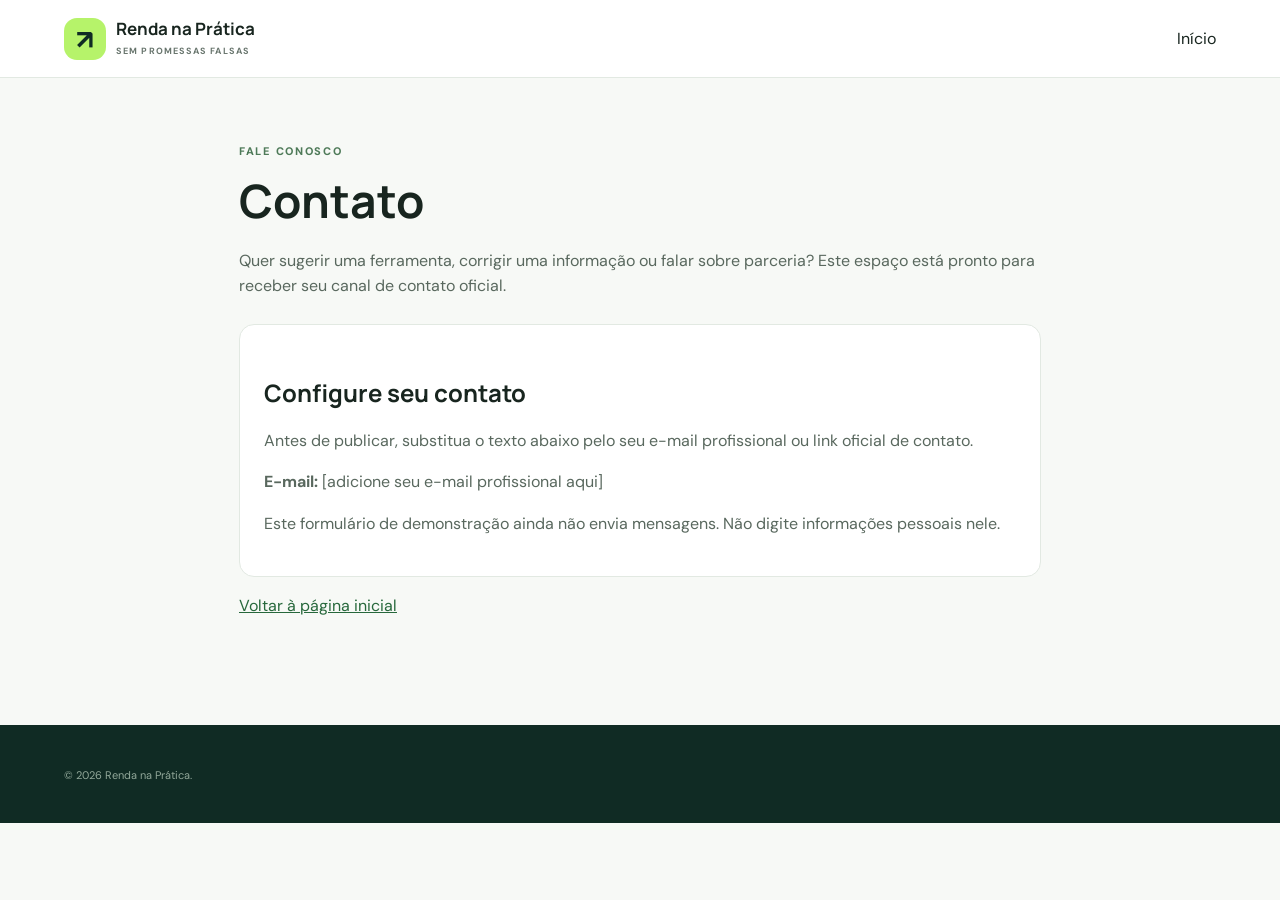
<file: contato.html>
<!doctype html>
<html lang="pt-BR"><head><meta charset="utf-8"><meta name="viewport" content="width=device-width,initial-scale=1"><title>Contato | Renda na Prática</title><link rel="stylesheet" href="style.css"></head><body><header class="site-header"><a class="brand" href="index.html"><span class="brand-icon">↗</span><span><strong>Renda na Prática</strong><small>SEM PROMESSAS FALSAS</small></span></a><a href="index.html">Início</a></header><main class="content-page"><span class="eyebrow">FALE CONOSCO</span><h1>Contato</h1><p>Quer sugerir uma ferramenta, corrigir uma informação ou falar sobre parceria? Este espaço está pronto para receber seu canal de contato oficial.</p><div class="contact-card"><h2>Configure seu contato</h2><p>Antes de publicar, substitua o texto abaixo pelo seu e-mail profissional ou link oficial de contato.</p><p><strong>E-mail:</strong> <span>[adicione seu e-mail profissional aqui]</span></p><p>Este formulário de demonstração ainda não envia mensagens. Não digite informações pessoais nele.</p></div><p><a href="index.html">Voltar à página inicial</a></p></main><footer class="site-footer"><small>© <span id="year"></span> Renda na Prática.</small></footer><script src="script.js"></script></body></html>
</file>
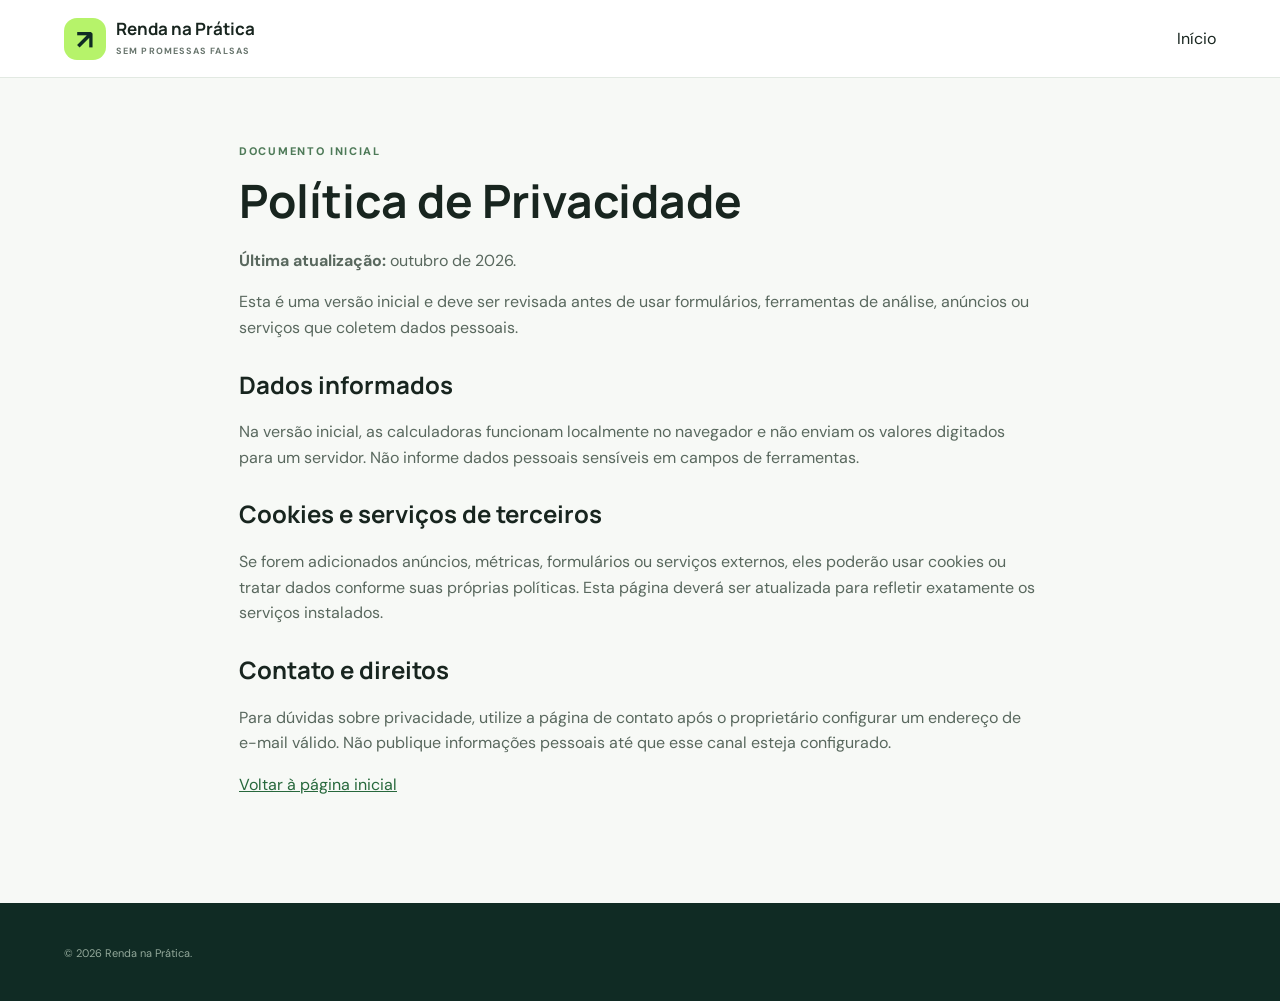
<file: privacidade.html>
<!doctype html>
<html lang="pt-BR"><head><meta charset="utf-8"><meta name="viewport" content="width=device-width,initial-scale=1"><title>Política de Privacidade | Renda na Prática</title><link rel="stylesheet" href="style.css"></head><body><header class="site-header"><a class="brand" href="index.html"><span class="brand-icon">↗</span><span><strong>Renda na Prática</strong><small>SEM PROMESSAS FALSAS</small></span></a><a href="index.html">Início</a></header><main class="content-page"><span class="eyebrow">DOCUMENTO INICIAL</span><h1>Política de Privacidade</h1><p><strong>Última atualização:</strong> outubro de 2026.</p><p>Esta é uma versão inicial e deve ser revisada antes de usar formulários, ferramentas de análise, anúncios ou serviços que coletem dados pessoais.</p><h2>Dados informados</h2><p>Na versão inicial, as calculadoras funcionam localmente no navegador e não enviam os valores digitados para um servidor. Não informe dados pessoais sensíveis em campos de ferramentas.</p><h2>Cookies e serviços de terceiros</h2><p>Se forem adicionados anúncios, métricas, formulários ou serviços externos, eles poderão usar cookies ou tratar dados conforme suas próprias políticas. Esta página deverá ser atualizada para refletir exatamente os serviços instalados.</p><h2>Contato e direitos</h2><p>Para dúvidas sobre privacidade, utilize a página de contato após o proprietário configurar um endereço de e-mail válido. Não publique informações pessoais até que esse canal esteja configurado.</p><p><a href="index.html">Voltar à página inicial</a></p></main><footer class="site-footer"><small>© <span id="year"></span> Renda na Prática.</small></footer><script src="script.js"></script></body></html>
</file>
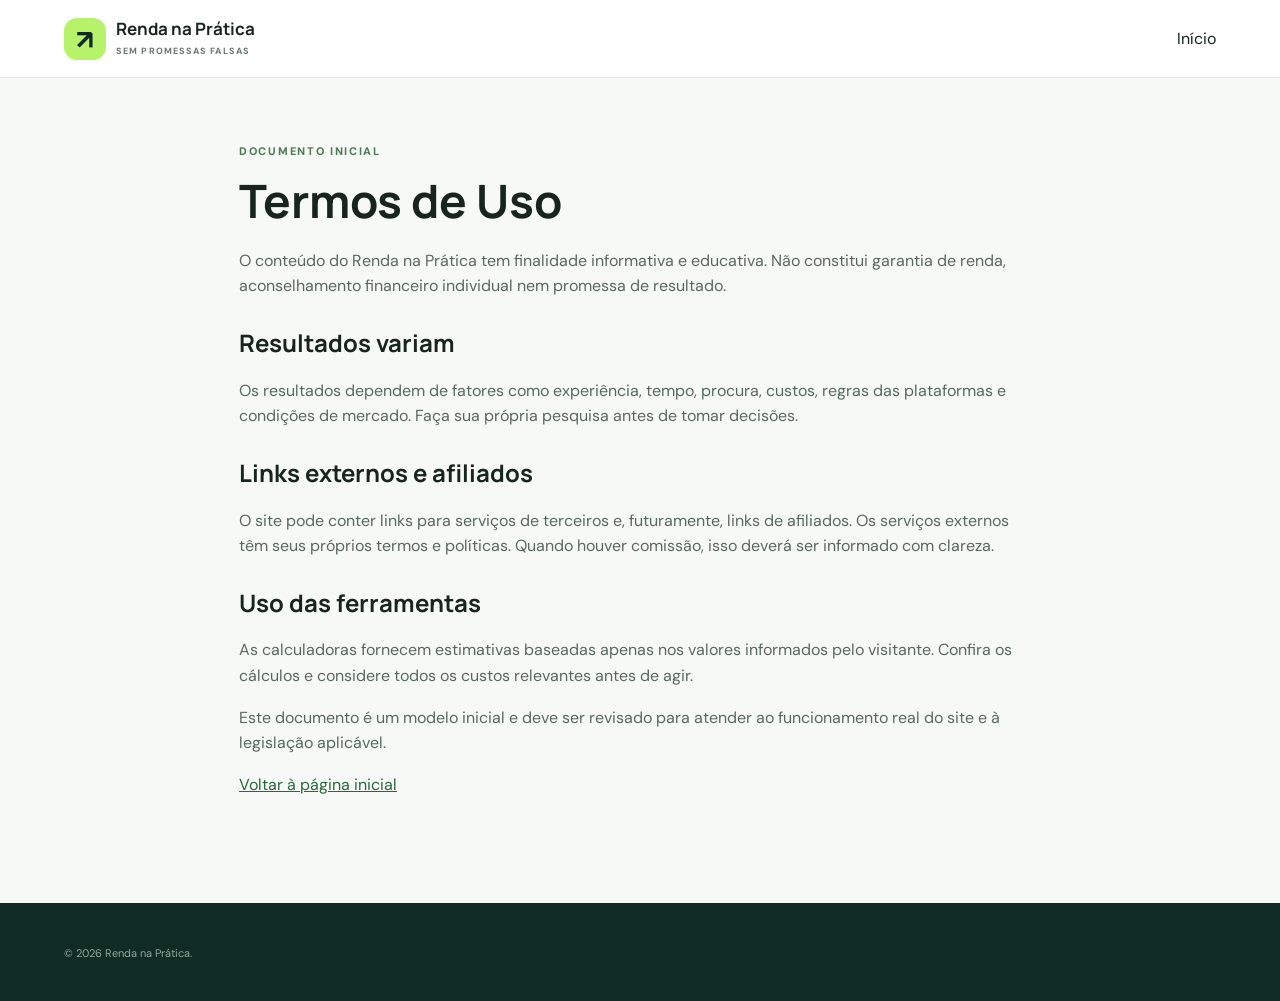
<file: termos.html>
<!doctype html>
<html lang="pt-BR"><head><meta charset="utf-8"><meta name="viewport" content="width=device-width,initial-scale=1"><title>Termos de Uso | Renda na Prática</title><link rel="stylesheet" href="style.css"></head><body><header class="site-header"><a class="brand" href="index.html"><span class="brand-icon">↗</span><span><strong>Renda na Prática</strong><small>SEM PROMESSAS FALSAS</small></span></a><a href="index.html">Início</a></header><main class="content-page"><span class="eyebrow">DOCUMENTO INICIAL</span><h1>Termos de Uso</h1><p>O conteúdo do Renda na Prática tem finalidade informativa e educativa. Não constitui garantia de renda, aconselhamento financeiro individual nem promessa de resultado.</p><h2>Resultados variam</h2><p>Os resultados dependem de fatores como experiência, tempo, procura, custos, regras das plataformas e condições de mercado. Faça sua própria pesquisa antes de tomar decisões.</p><h2>Links externos e afiliados</h2><p>O site pode conter links para serviços de terceiros e, futuramente, links de afiliados. Os serviços externos têm seus próprios termos e políticas. Quando houver comissão, isso deverá ser informado com clareza.</p><h2>Uso das ferramentas</h2><p>As calculadoras fornecem estimativas baseadas apenas nos valores informados pelo visitante. Confira os cálculos e considere todos os custos relevantes antes de agir.</p><p>Este documento é um modelo inicial e deve ser revisado para atender ao funcionamento real do site e à legislação aplicável.</p><p><a href="index.html">Voltar à página inicial</a></p></main><footer class="site-footer"><small>© <span id="year"></span> Renda na Prática.</small></footer><script src="script.js"></script></body></html>
</file>
<file: style.css>
@import url('https://fonts.googleapis.com/css2?family=DM+Sans:wght@400;500;600;700&family=Manrope:wght@400;500;600;700;800&display=swap');
:root{--green:#102b24;--green2:#1c4435;--lime:#b6f36a;--ink:#18251f;--muted:#68756d;--paper:#f7f9f6;--line:#e2e9e2;--white:#fff;--yellow:#f6c85f;--blue:#dcecff;--shadow:0 12px 35px rgba(16,43,36,.07)}
*{box-sizing:border-box}html{scroll-behavior:smooth;scroll-padding-top:90px}body{margin:0;background:var(--paper);color:var(--ink);font-family:"DM Sans",Arial,sans-serif;line-height:1.6}a{color:inherit;text-decoration:none}button,input{font:inherit}.site-header{height:78px;background:rgba(255,255,255,.96);border-bottom:1px solid var(--line);display:flex;align-items:center;justify-content:space-between;padding:0 max(5vw,20px);position:sticky;top:0;z-index:20;backdrop-filter:blur(10px)}.brand{display:flex;align-items:center;gap:10px}.brand-icon{width:42px;height:42px;background:var(--lime);color:var(--green);display:grid;place-items:center;border-radius:13px;font-size:27px;font-weight:800}.brand strong{display:block;font-family:Manrope,sans-serif;font-size:17px;line-height:1.2}.brand small{display:block;color:var(--muted);font-size:9px;letter-spacing:1.1px;font-weight:700;margin-top:4px}.site-header nav{display:flex;align-items:center;gap:28px;font-size:14px;font-weight:600}.site-header nav a:hover,.footer-links a:hover{color:#39724f}.menu-toggle{display:none;border:0;background:transparent;font-size:27px;color:var(--green)}.hero{background:var(--green);color:white;padding:82px 20px 72px;text-align:center;position:relative;overflow:hidden}.hero:before,.hero:after{content:"";position:absolute;border:1px solid rgba(182,243,106,.12);border-radius:50%;width:420px;height:420px;pointer-events:none}.hero:before{left:-250px;top:-240px}.hero:after{right:-250px;bottom:-300px}.eyebrow{font-size:11px;letter-spacing:1.7px;font-weight:800;color:#4e7a58;display:block}.hero .eyebrow{color:var(--lime)}h1,h2,h3{font-family:Manrope,"DM Sans",sans-serif;line-height:1.2;margin-top:0}.hero h1{font-size:clamp(34px,5vw,57px);letter-spacing:-1.8px;max-width:760px;margin:17px auto}.hero h1 span{color:var(--lime)}.hero>p{color:#d5e3da;max-width:590px;margin:0 auto 27px;font-size:17px}.search-bar{display:flex;align-items:center;gap:12px;max-width:620px;margin:0 auto;background:white;padding:7px 8px 7px 18px;border-radius:13px;box-shadow:0 15px 40px #0002;position:relative;z-index:1}.search-bar>span{font-size:25px;color:#718076}.search-bar input{min-width:0;flex:1;border:0;outline:0;color:var(--ink);padding:11px 0}.search-bar button,.primary-button{background:var(--lime);border:0;border-radius:9px;padding:12px 18px;font-weight:800;color:var(--green);cursor:pointer}.trust-line{margin-top:18px;color:#d5e3da;font-size:12px}.trust-line span{color:var(--lime);font-weight:bold}.section{max-width:1120px;margin:0 auto;padding:72px 24px}.section-heading{display:flex;justify-content:space-between;align-items:end;gap:25px;margin-bottom:28px}.section-heading h2{font-size:clamp(25px,3vw,34px);letter-spacing:-.8px;margin:7px 0 0}.section-heading>p{max-width:360px;margin:0;color:var(--muted);font-size:14px}.tool-grid,.article-grid{display:grid;grid-template-columns:repeat(3,minmax(0,1fr));gap:18px}.tool-card,.article-card,.calculator-card{background:white;border:1px solid var(--line);border-radius:17px;padding:25px;box-shadow:var(--shadow)}.tool-card{transition:transform .2s,box-shadow .2s}.tool-card:hover{transform:translateY(-3px);box-shadow:0 18px 40px #102b2412}.tool-icon{width:47px;height:47px;border-radius:14px;display:grid;place-items:center;font-size:25px;font-weight:bold;margin-bottom:19px}.tool-icon.green{background:#e3f8d2;color:#32622f}.tool-icon.yellow{background:#fff3cf;color:#8e6b08}.tool-icon.blue{background:var(--blue);color:#285a94}.tool-card h3,.article-card h3,.recommendation h3{font-size:18px;margin-bottom:8px}.tool-card p,.article-card p,.recommendation p{color:var(--muted);font-size:14px;margin:0 0 18px}.text-button{display:inline-flex;gap:9px;align-items:center;border:0;background:none;padding:0;color:#326442;font-weight:800;cursor:pointer;font-size:14px}.text-button span{font-size:18px}.calculator-section{padding-top:25px}.calculator-card{max-width:760px;margin:auto}.form-grid{display:grid;grid-template-columns:1fr 1fr;gap:18px}.form-grid label{display:grid;gap:8px;font-weight:700;font-size:13px}.form-grid input{border:1px solid #dbe3db;border-radius:9px;padding:13px 14px;width:100%;outline-color:#6caa60;background:#fff}.primary-button{margin-top:20px;background:var(--green);color:#fff;padding:13px 20px}.result-panel{margin-top:20px;padding:20px;background:#eff8e9;border-radius:12px;display:flex;flex-direction:column;gap:3px}.result-panel span,.result-panel small{font-size:12px;color:#5d725f}.result-panel strong{font-size:30px;font-family:Manrope,sans-serif;color:var(--green)}.fine-print{font-size:11px;color:#7d887f;margin:14px 0 0}.tag{font-size:10px;font-weight:800;letter-spacing:1px;color:#477451;display:inline-block;background:#edf7e8;padding:6px 9px;border-radius:5px;margin-bottom:15px}.article-card{padding:24px}.article-card p{margin-bottom:13px}.article-card .article-note{font-size:12px;border-top:1px solid var(--line);padding-top:12px;margin:0}.recommended-section{padding-top:20px}.affiliate-notice{background:#fff7df;border:1px solid #f0dfaa;color:#625329;border-radius:12px;padding:15px 17px;font-size:13px;margin-bottom:18px}.recommendation-list{display:grid;gap:12px}.recommendation{display:flex;align-items:center;justify-content:space-between;gap:20px;background:#fff;border:1px solid var(--line);border-radius:14px;padding:20px}.recommendation h3{margin:0 0 5px}.recommendation p{margin:0}.outline-button{white-space:nowrap;border:1px solid #cbd8cb;border-radius:9px;padding:10px 13px;font-size:12px;font-weight:800;color:var(--green)}.outline-button:hover{background:#edf7e8}.cta-section{background:#e9f4e4;max-width:1072px;margin:0 auto 70px;padding:35px 38px;border-radius:20px;display:flex;align-items:center;justify-content:space-between;gap:30px}.cta-section h2{font-size:clamp(23px,3vw,31px);margin:8px 0}.cta-section p{color:#5d6e61;max-width:620px;margin:0}.light-button{background:var(--green);color:white;border-radius:9px;padding:13px 18px;font-weight:800;white-space:nowrap}.site-footer{padding:36px max(5vw,20px);background:#102b24;color:#d4e0d8}.footer-brand{color:white}.footer-brand .brand-icon{background:var(--lime)}.footer-brand small{color:#b4c6ba}.site-footer>p{font-size:12px;color:#b4c6ba;max-width:520px;margin:18px 0}.footer-links{display:flex;gap:18px;flex-wrap:wrap;font-size:12px;margin:20px 0}.site-footer>small{color:#92a89a;font-size:11px}.hidden{display:none!important}.no-results{text-align:center;padding:50px 20px}.no-results p{color:var(--muted)}.content-page{max-width:850px;margin:0 auto;padding:65px 24px 90px;min-height:65vh}.content-page h1{font-size:clamp(32px,5vw,46px);margin:12px 0 20px}.content-page h2{margin-top:30px}.content-page p,.content-page li{color:#59685e}.content-page a{color:#27683c;text-decoration:underline}.contact-card{background:white;border:1px solid var(--line);border-radius:15px;padding:24px;margin-top:25px}.contact-card input,.contact-card textarea{display:block;width:100%;padding:12px;border:1px solid var(--line);border-radius:8px;margin:7px 0 15px}.contact-card button{cursor:pointer}@media(max-width:760px){.site-header{height:70px}.menu-toggle{display:block}.site-header nav{display:none;position:absolute;top:69px;left:0;right:0;background:#fff;border-bottom:1px solid var(--line);padding:18px 24px 22px;flex-direction:column;align-items:flex-start;gap:18px}.site-header nav.open{display:flex}.hero{padding:65px 20px 55px}.hero h1{letter-spacing:-1.2px}.hero>p{font-size:15px}.search-bar{gap:8px;padding-left:12px}.search-bar button{padding:11px 12px;font-size:12px}.section{padding:52px 20px}.section-heading{display:block}.section-heading>p{margin-top:12px}.tool-grid,.article-grid{grid-template-columns:1fr}.tool-card,.article-card{padding:22px}.form-grid{grid-template-columns:1fr}.calculator-card{padding:20px}.recommendation{align-items:flex-start;flex-direction:column}.outline-button{align-self:flex-start}.cta-section{margin:0 15px 45px;padding:26px 22px;align-items:flex-start;flex-direction:column}.footer-links{gap:13px}.brand strong{font-size:15px}}@media(min-width:761px) and (max-width:960px){.tool-grid,.article-grid{grid-template-columns:repeat(2,minmax(0,1fr))}}
</file>
